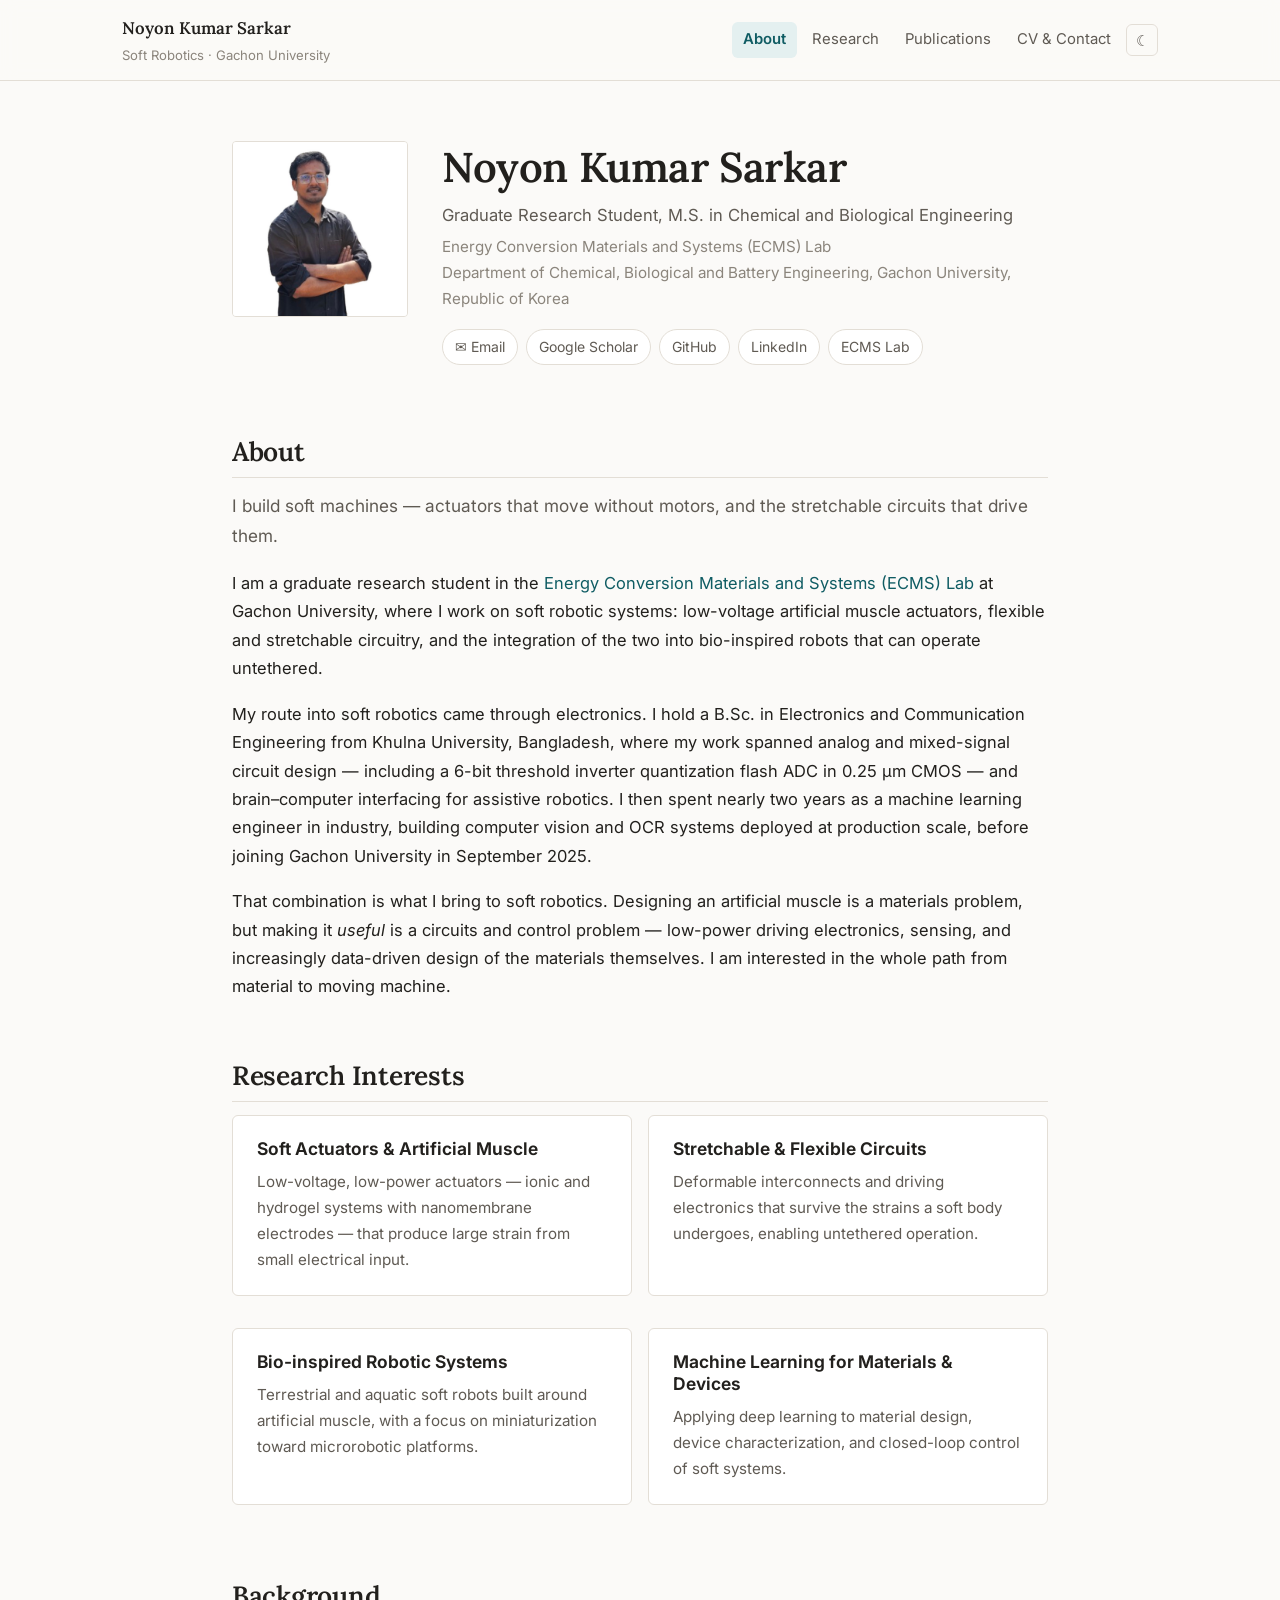
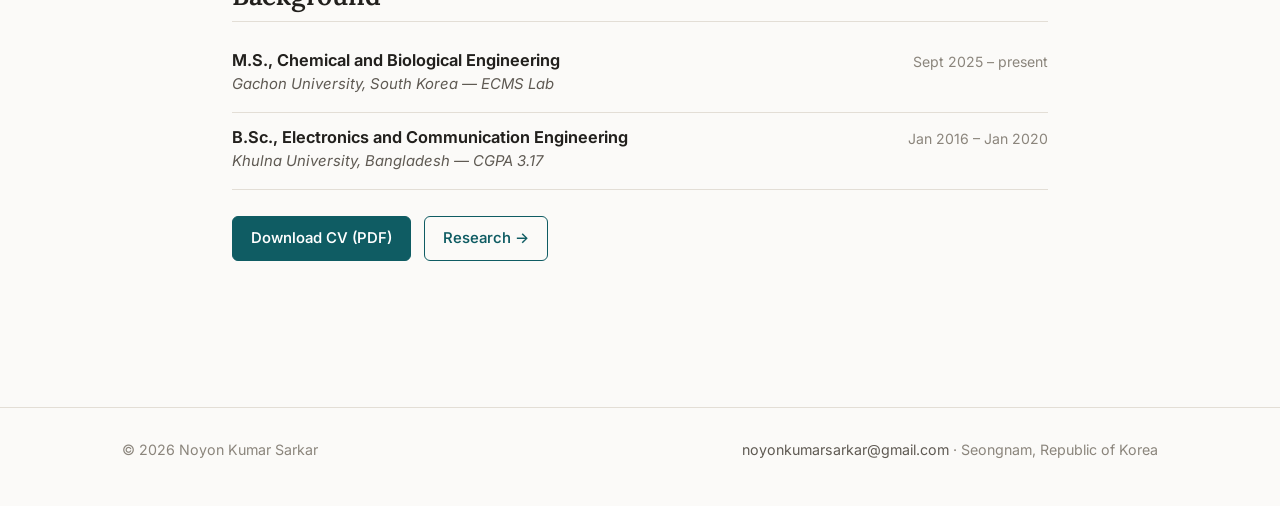
<file: index.html>
<!DOCTYPE html>
<html lang="en">
<head>
<meta charset="utf-8">
<meta name="viewport" content="width=device-width, initial-scale=1">
<title>Noyon Kumar Sarkar</title>
<meta name="description" content="Noyon Kumar Sarkar — graduate research student in soft robotics at the Energy Conversion Materials and Systems (ECMS) Lab, Gachon University. Soft actuators, artificial muscle, and stretchable circuits.">
<meta name="author" content="Noyon Kumar Sarkar">

<!-- Social preview -->
<meta property="og:title" content="Noyon Kumar Sarkar">
<meta property="og:description" content="Graduate research student in soft robotics — soft actuators, artificial muscle, and stretchable circuits. ECMS Lab, Gachon University.">
<meta property="og:type" content="website">

<link rel="preconnect" href="https://fonts.googleapis.com">
<link rel="preconnect" href="https://fonts.gstatic.com" crossorigin>
<link href="https://fonts.googleapis.com/css2?family=Lora:wght@500;600&family=Inter:wght@400;500;600;650&display=swap" rel="stylesheet">
<link rel="stylesheet" href="assets/css/style.css">
<script src="assets/js/main.js"></script>
</head>
<body>

<header class="site-header">
  <nav class="nav">
    <a class="brand" href="index.html">Noyon Kumar Sarkar<span>Soft Robotics · Gachon University</span></a>
    <div class="nav-links">
      <a href="index.html" class="active">About</a>
      <a href="research.html">Research</a>
      <a href="publications.html">Publications</a>
      <a href="cv.html">CV &amp; Contact</a>
      <button class="theme-toggle" type="button" aria-label="Toggle theme">☾</button>
    </div>
  </nav>
</header>

<main>
<div class="wrap">

  <section class="hero">
    <img class="hero-photo" src="assets/img/noyon.jpg" alt="Noyon Kumar Sarkar">

    <div>
      <h1>Noyon Kumar Sarkar</h1>
      <p class="role">Graduate Research Student, M.S. in Chemical and Biological Engineering</p>
      <p class="affil">Energy Conversion Materials and Systems (ECMS) Lab<br>
         Department of Chemical, Biological and Battery Engineering, Gachon University, Republic of Korea</p>

      <div class="links-row">
        <a class="chip" href="mailto:noyonkumarsarkar@gmail.com">✉ Email</a>
        <!-- REPLACE the two URLs below with your real profile links -->
        <a class="chip" href="https://scholar.google.com/" target="_blank" rel="noopener">Google Scholar</a>
        <a class="chip" href="https://github.com/YOUR-GITHUB-USERNAME" target="_blank" rel="noopener">GitHub</a>
        <a class="chip" href="https://www.linkedin.com/in/YOUR-LINKEDIN" target="_blank" rel="noopener">LinkedIn</a>
        <a class="chip" href="https://sites.google.com/view/ecmslab/" target="_blank" rel="noopener">ECMS Lab</a>
      </div>
    </div>
  </section>

  <section>
    <h2 class="ruled">About</h2>
    <p class="lede">
      I build soft machines — actuators that move without motors, and the stretchable circuits that drive them.
    </p>
    <p>
      I am a graduate research student in the <a href="https://sites.google.com/view/ecmslab/" target="_blank" rel="noopener">Energy Conversion Materials and Systems (ECMS) Lab</a>
      at Gachon University, where I work on soft robotic systems: low-voltage artificial muscle
      actuators, flexible and stretchable circuitry, and the integration of the two into bio-inspired
      robots that can operate untethered.
    </p>
    <p>
      My route into soft robotics came through electronics. I hold a B.Sc. in Electronics and
      Communication Engineering from Khulna University, Bangladesh, where my work spanned analog
      and mixed-signal circuit design — including a 6-bit threshold inverter quantization flash ADC in
      0.25&nbsp;µm CMOS — and brain–computer interfacing for assistive robotics. I then spent nearly two
      years as a machine learning engineer in industry, building computer vision and OCR systems deployed
      at production scale, before joining Gachon University in September 2025.
    </p>
    <p>
      That combination is what I bring to soft robotics. Designing an artificial muscle is a materials
      problem, but making it <em>useful</em> is a circuits and control problem — low-power driving
      electronics, sensing, and increasingly data-driven design of the materials themselves. I am
      interested in the whole path from material to moving machine.
    </p>
  </section>

  <section>
    <h2 class="ruled">Research Interests</h2>
    <div class="grid-2">
      <div class="card">
        <h3>Soft Actuators &amp; Artificial Muscle</h3>
        <p class="muted" style="margin:0;font-size:.95rem">Low-voltage, low-power actuators — ionic and hydrogel systems with nanomembrane electrodes — that produce large strain from small electrical input.</p>
      </div>
      <div class="card">
        <h3>Stretchable &amp; Flexible Circuits</h3>
        <p class="muted" style="margin:0;font-size:.95rem">Deformable interconnects and driving electronics that survive the strains a soft body undergoes, enabling untethered operation.</p>
      </div>
      <div class="card">
        <h3>Bio-inspired Robotic Systems</h3>
        <p class="muted" style="margin:0;font-size:.95rem">Terrestrial and aquatic soft robots built around artificial muscle, with a focus on miniaturization toward microrobotic platforms.</p>
      </div>
      <div class="card">
        <h3>Machine Learning for Materials &amp; Devices</h3>
        <p class="muted" style="margin:0;font-size:.95rem">Applying deep learning to material design, device characterization, and closed-loop control of soft systems.</p>
      </div>
    </div>
  </section>

  <section>
    <h2 class="ruled">Background</h2>
    <div class="entry">
      <div class="entry-main">
        <h3>M.S., Chemical and Biological Engineering</h3>
        <p class="sub">Gachon University, South Korea — ECMS Lab</p>
      </div>
      <div class="entry-meta">Sept 2025 – present</div>
    </div>
    <div class="entry">
      <div class="entry-main">
        <h3>B.Sc., Electronics and Communication Engineering</h3>
        <p class="sub">Khulna University, Bangladesh — CGPA 3.17</p>
      </div>
      <div class="entry-meta">Jan 2016 – Jan 2020</div>
    </div>
    <p style="margin-top:26px">
      <a class="btn" href="files/Noyon_Kumar_Sarkar_CV.pdf" target="_blank" rel="noopener">Download CV (PDF)</a>
      <a class="btn btn-ghost" href="research.html" style="margin-left:8px">Research →</a>
    </p>
  </section>

</div>
</main>

<footer class="site-footer">
  <div class="wrap-wide">
    <div>© <span id="year">2026</span> Noyon Kumar Sarkar</div>
    <div><a href="mailto:noyonkumarsarkar@gmail.com">noyonkumarsarkar@gmail.com</a> · Seongnam, Republic of Korea</div>
  </div>
</footer>
<script>document.getElementById('year').textContent = new Date().getFullYear();</script>

</body>
</html>
</file>
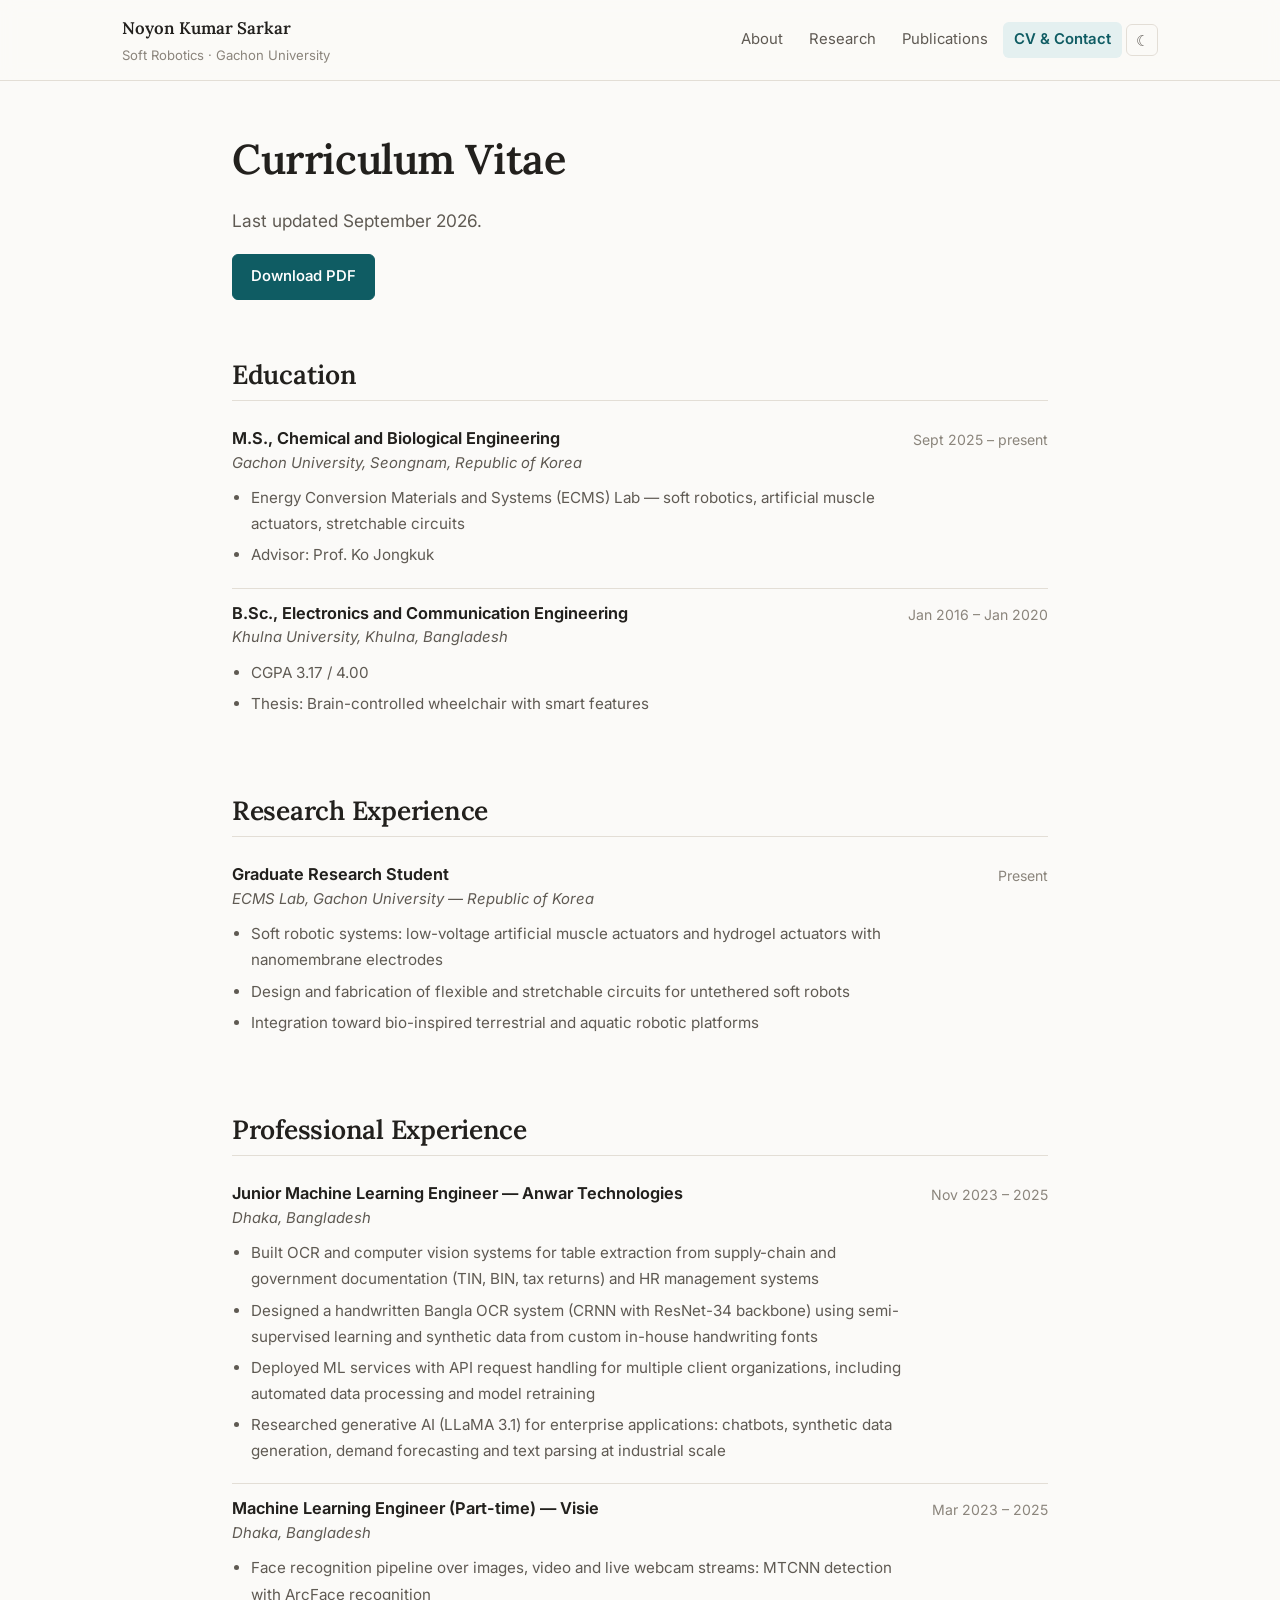
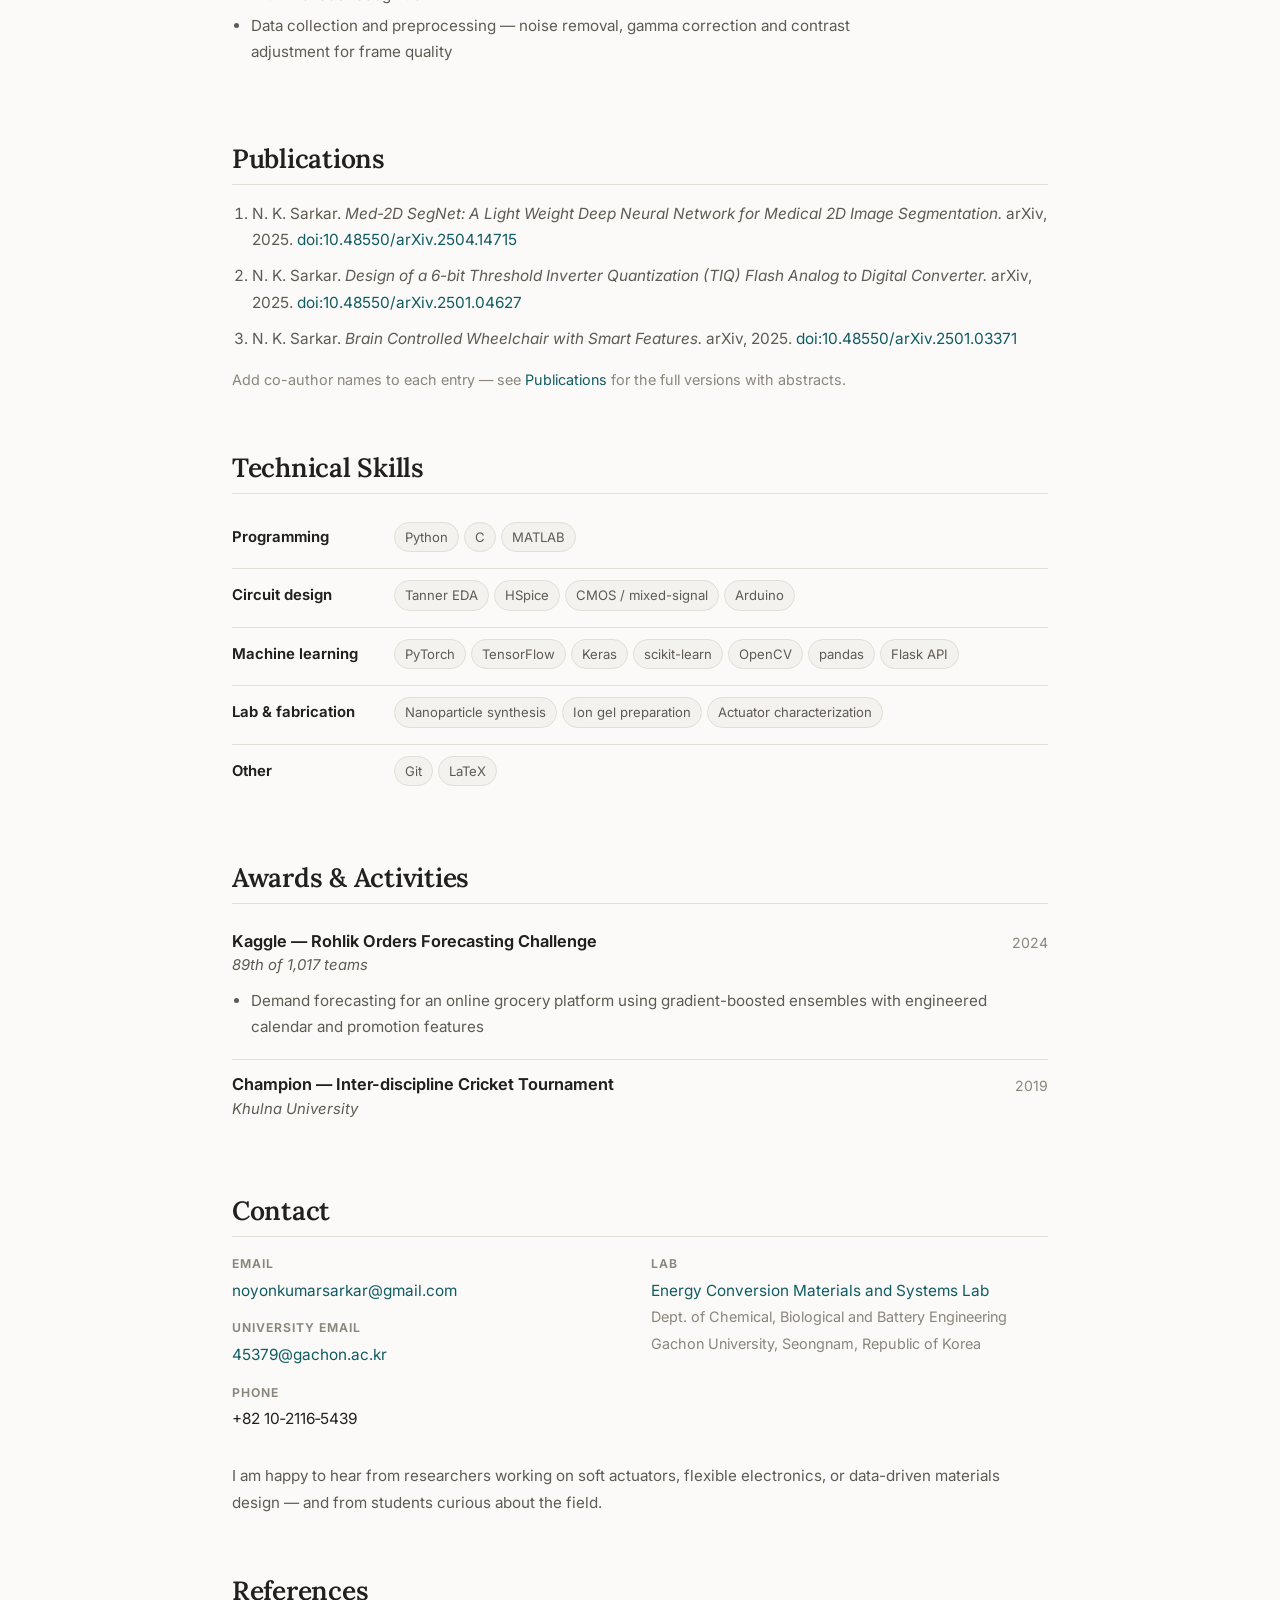
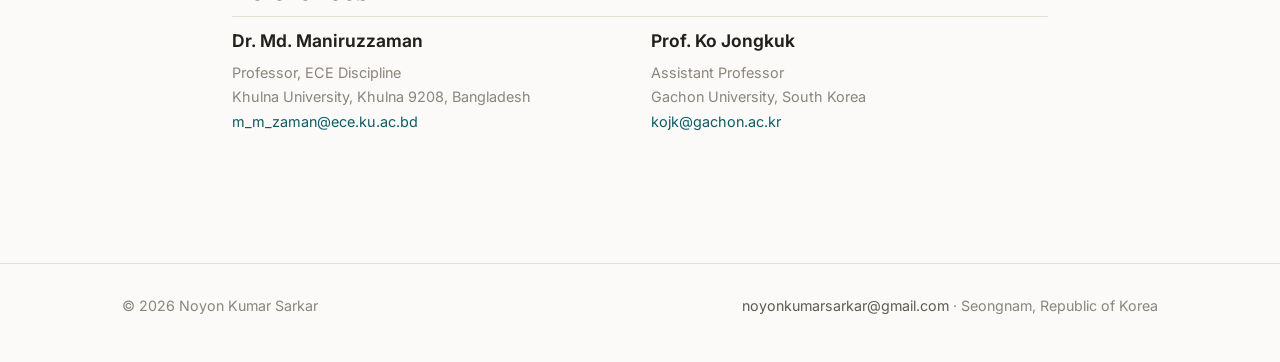
<file: cv.html>
<!DOCTYPE html>
<html lang="en">
<head>
<meta charset="utf-8">
<meta name="viewport" content="width=device-width, initial-scale=1">
<title>CV &amp; Contact — Noyon Kumar Sarkar</title>
<meta name="description" content="Curriculum vitae and contact details for Noyon Kumar Sarkar, graduate research student at the ECMS Lab, Gachon University.">
<link rel="preconnect" href="https://fonts.googleapis.com">
<link rel="preconnect" href="https://fonts.gstatic.com" crossorigin>
<link href="https://fonts.googleapis.com/css2?family=Lora:wght@500;600&family=Inter:wght@400;500;600;650&display=swap" rel="stylesheet">
<link rel="stylesheet" href="assets/css/style.css">
<script src="assets/js/main.js"></script>
</head>
<body>

<header class="site-header">
  <nav class="nav">
    <a class="brand" href="index.html">Noyon Kumar Sarkar<span>Soft Robotics · Gachon University</span></a>
    <div class="nav-links">
      <a href="index.html">About</a>
      <a href="research.html">Research</a>
      <a href="publications.html">Publications</a>
      <a href="cv.html" class="active">CV &amp; Contact</a>
      <button class="theme-toggle" type="button" aria-label="Toggle theme">☾</button>
    </div>
  </nav>
</header>

<main>
<div class="wrap">

  <section style="padding-top:44px">
    <h1>Curriculum Vitae</h1>
    <p class="lede">Last updated September 2026.</p>
    <p><a class="btn" href="files/Noyon_Kumar_Sarkar_CV.pdf" target="_blank" rel="noopener">Download PDF</a></p>
  </section>

  <section>
    <h2 class="ruled">Education</h2>

    <div class="entry">
      <div class="entry-main">
        <h3>M.S., Chemical and Biological Engineering</h3>
        <p class="sub">Gachon University, Seongnam, Republic of Korea</p>
        <ul>
          <li>Energy Conversion Materials and Systems (ECMS) Lab — soft robotics, artificial muscle actuators, stretchable circuits</li>
          <li>Advisor: Prof. Ko Jongkuk
            <!-- CONFIRM: verify this is your formal advisor / lab PI title before this goes live --></li>
        </ul>
      </div>
      <div class="entry-meta">Sept 2025 – present</div>
    </div>

    <div class="entry">
      <div class="entry-main">
        <h3>B.Sc., Electronics and Communication Engineering</h3>
        <p class="sub">Khulna University, Khulna, Bangladesh</p>
        <ul>
          <li>CGPA 3.17 / 4.00</li>
          <li>Thesis: Brain-controlled wheelchair with smart features</li>
        </ul>
      </div>
      <div class="entry-meta">Jan 2016 – Jan 2020</div>
    </div>
  </section>

  <section>
    <h2 class="ruled">Research Experience</h2>

    <div class="entry">
      <div class="entry-main">
        <h3>Graduate Research Student</h3>
        <p class="sub">ECMS Lab, Gachon University — Republic of Korea</p>
        <ul>
          <li>Soft robotic systems: low-voltage artificial muscle actuators and hydrogel actuators with nanomembrane electrodes</li>
          <li>Design and fabrication of flexible and stretchable circuits for untethered soft robots</li>
          <li>Integration toward bio-inspired terrestrial and aquatic robotic platforms</li>
          <!-- REPLACE with your specific projects and results -->
        </ul>
      </div>
      <div class="entry-meta">Present</div>
    </div>
  </section>

  <section>
    <h2 class="ruled">Professional Experience</h2>

    <div class="entry">
      <div class="entry-main">
        <h3>Junior Machine Learning Engineer — Anwar Technologies</h3>
        <p class="sub">Dhaka, Bangladesh</p>
        <ul>
          <li>Built OCR and computer vision systems for table extraction from supply-chain and government documentation (TIN, BIN, tax returns) and HR management systems</li>
          <li>Designed a handwritten Bangla OCR system (CRNN with ResNet-34 backbone) using semi-supervised learning and synthetic data from custom in-house handwriting fonts</li>
          <li>Deployed ML services with API request handling for multiple client organizations, including automated data processing and model retraining</li>
          <li>Researched generative AI (LLaMA 3.1) for enterprise applications: chatbots, synthetic data generation, demand forecasting and text parsing at industrial scale</li>
        </ul>
      </div>
      <div class="entry-meta">Nov 2023 – 2025</div>
    </div>

    <div class="entry">
      <div class="entry-main">
        <h3>Machine Learning Engineer (Part-time) — Visie</h3>
        <p class="sub">Dhaka, Bangladesh</p>
        <ul>
          <li>Face recognition pipeline over images, video and live webcam streams: MTCNN detection with ArcFace recognition</li>
          <li>Data collection and preprocessing — noise removal, gamma correction and contrast adjustment for frame quality</li>
        </ul>
      </div>
      <div class="entry-meta">Mar 2023 – 2025</div>
    </div>
  </section>

  <section>
    <h2 class="ruled">Publications</h2>
    <ol style="padding-left:20px;color:var(--text-muted);font-size:.96rem">
      <li style="margin-bottom:10px">N. K. Sarkar. <em>Med-2D SegNet: A Light Weight Deep Neural Network for Medical 2D Image Segmentation.</em> arXiv, 2025. <a href="https://doi.org/10.48550/arXiv.2504.14715" target="_blank" rel="noopener">doi:10.48550/arXiv.2504.14715</a></li>
      <li style="margin-bottom:10px">N. K. Sarkar. <em>Design of a 6-bit Threshold Inverter Quantization (TIQ) Flash Analog to Digital Converter.</em> arXiv, 2025. <a href="https://doi.org/10.48550/arXiv.2501.04627" target="_blank" rel="noopener">doi:10.48550/arXiv.2501.04627</a></li>
      <li style="margin-bottom:10px">N. K. Sarkar. <em>Brain Controlled Wheelchair with Smart Features.</em> arXiv, 2025. <a href="https://doi.org/10.48550/arXiv.2501.03371" target="_blank" rel="noopener">doi:10.48550/arXiv.2501.03371</a></li>
    </ol>
    <p class="faint">Add co-author names to each entry — see <a href="publications.html">Publications</a> for the full versions with abstracts.</p>
  </section>

  <section>
    <h2 class="ruled">Technical Skills</h2>
    <dl>
      <div class="skill-row">
        <dt>Programming</dt>
        <dd><span class="pill">Python</span><span class="pill">C</span><span class="pill">MATLAB</span></dd>
      </div>
      <div class="skill-row">
        <dt>Circuit design</dt>
        <dd><span class="pill">Tanner EDA</span><span class="pill">HSpice</span><span class="pill">CMOS / mixed-signal</span><span class="pill">Arduino</span></dd>
      </div>
      <div class="skill-row">
        <dt>Machine learning</dt>
        <dd><span class="pill">PyTorch</span><span class="pill">TensorFlow</span><span class="pill">Keras</span><span class="pill">scikit-learn</span><span class="pill">OpenCV</span><span class="pill">pandas</span><span class="pill">Flask API</span></dd>
      </div>
      <div class="skill-row">
        <dt>Lab &amp; fabrication</dt>
        <dd><span class="pill">Nanoparticle synthesis</span><span class="pill">Ion gel preparation</span><span class="pill">Actuator characterization</span>
          <!-- REPLACE with the techniques and instruments you actually use --></dd>
      </div>
      <div class="skill-row">
        <dt>Other</dt>
        <dd><span class="pill">Git</span><span class="pill">LaTeX</span></dd>
      </div>
    </dl>
  </section>

  <section>
    <h2 class="ruled">Awards &amp; Activities</h2>
    <div class="entry">
      <div class="entry-main">
        <h3>Kaggle — Rohlik Orders Forecasting Challenge</h3>
        <p class="sub">89th of 1,017 teams</p>
        <ul>
          <li>Demand forecasting for an online grocery platform using gradient-boosted ensembles with engineered calendar and promotion features</li>
        </ul>
      </div>
      <div class="entry-meta">2024</div>
    </div>
    <div class="entry">
      <div class="entry-main">
        <h3>Champion — Inter-discipline Cricket Tournament</h3>
        <p class="sub">Khulna University</p>
      </div>
      <div class="entry-meta">2019</div>
    </div>
  </section>

  <section>
    <h2 class="ruled">Contact</h2>
    <dl class="contact-grid">
      <div>
        <dt>Email</dt>
        <dd><a href="mailto:noyonkumarsarkar@gmail.com">noyonkumarsarkar@gmail.com</a></dd>
        <dt>University email</dt>
        <dd><a href="mailto:45379@gachon.ac.kr">45379@gachon.ac.kr</a></dd>
        <dt>Phone</dt>
        <dd>+82 10‑2116‑5439</dd>
      </div>
      <div>
        <dt>Lab</dt>
        <dd><a href="https://sites.google.com/view/ecmslab/" target="_blank" rel="noopener">Energy Conversion Materials and Systems Lab</a><br>
            <span class="faint">Dept. of Chemical, Biological and Battery Engineering<br>Gachon University, Seongnam, Republic of Korea</span></dd>
      </div>
    </dl>
    <p class="muted" style="font-size:.95rem">
      I am happy to hear from researchers working on soft actuators, flexible electronics, or
      data-driven materials design — and from students curious about the field.
    </p>
  </section>

  <section>
    <h2 class="ruled">References</h2>
    <div class="contact-grid">
      <div>
        <h3 style="margin-top:0">Dr. Md. Maniruzzaman</h3>
        <p class="faint" style="margin:0">Professor, ECE Discipline<br>Khulna University, Khulna 9208, Bangladesh<br>
          <a href="mailto:m_m_zaman@ece.ku.ac.bd">m_m_zaman@ece.ku.ac.bd</a></p>
      </div>
      <div>
        <h3 style="margin-top:0">Prof. Ko Jongkuk</h3>
        <p class="faint" style="margin:0">Assistant Professor<br>Gachon University, South Korea<br>
          <a href="mailto:kojk@gachon.ac.kr">kojk@gachon.ac.kr</a></p>
      </div>
    </div>
  </section>

</div>
</main>

<footer class="site-footer">
  <div class="wrap-wide">
    <div>© <span id="year">2026</span> Noyon Kumar Sarkar</div>
    <div><a href="mailto:noyonkumarsarkar@gmail.com">noyonkumarsarkar@gmail.com</a> · Seongnam, Republic of Korea</div>
  </div>
</footer>
<script>document.getElementById('year').textContent = new Date().getFullYear();</script>

</body>
</html>
</file>
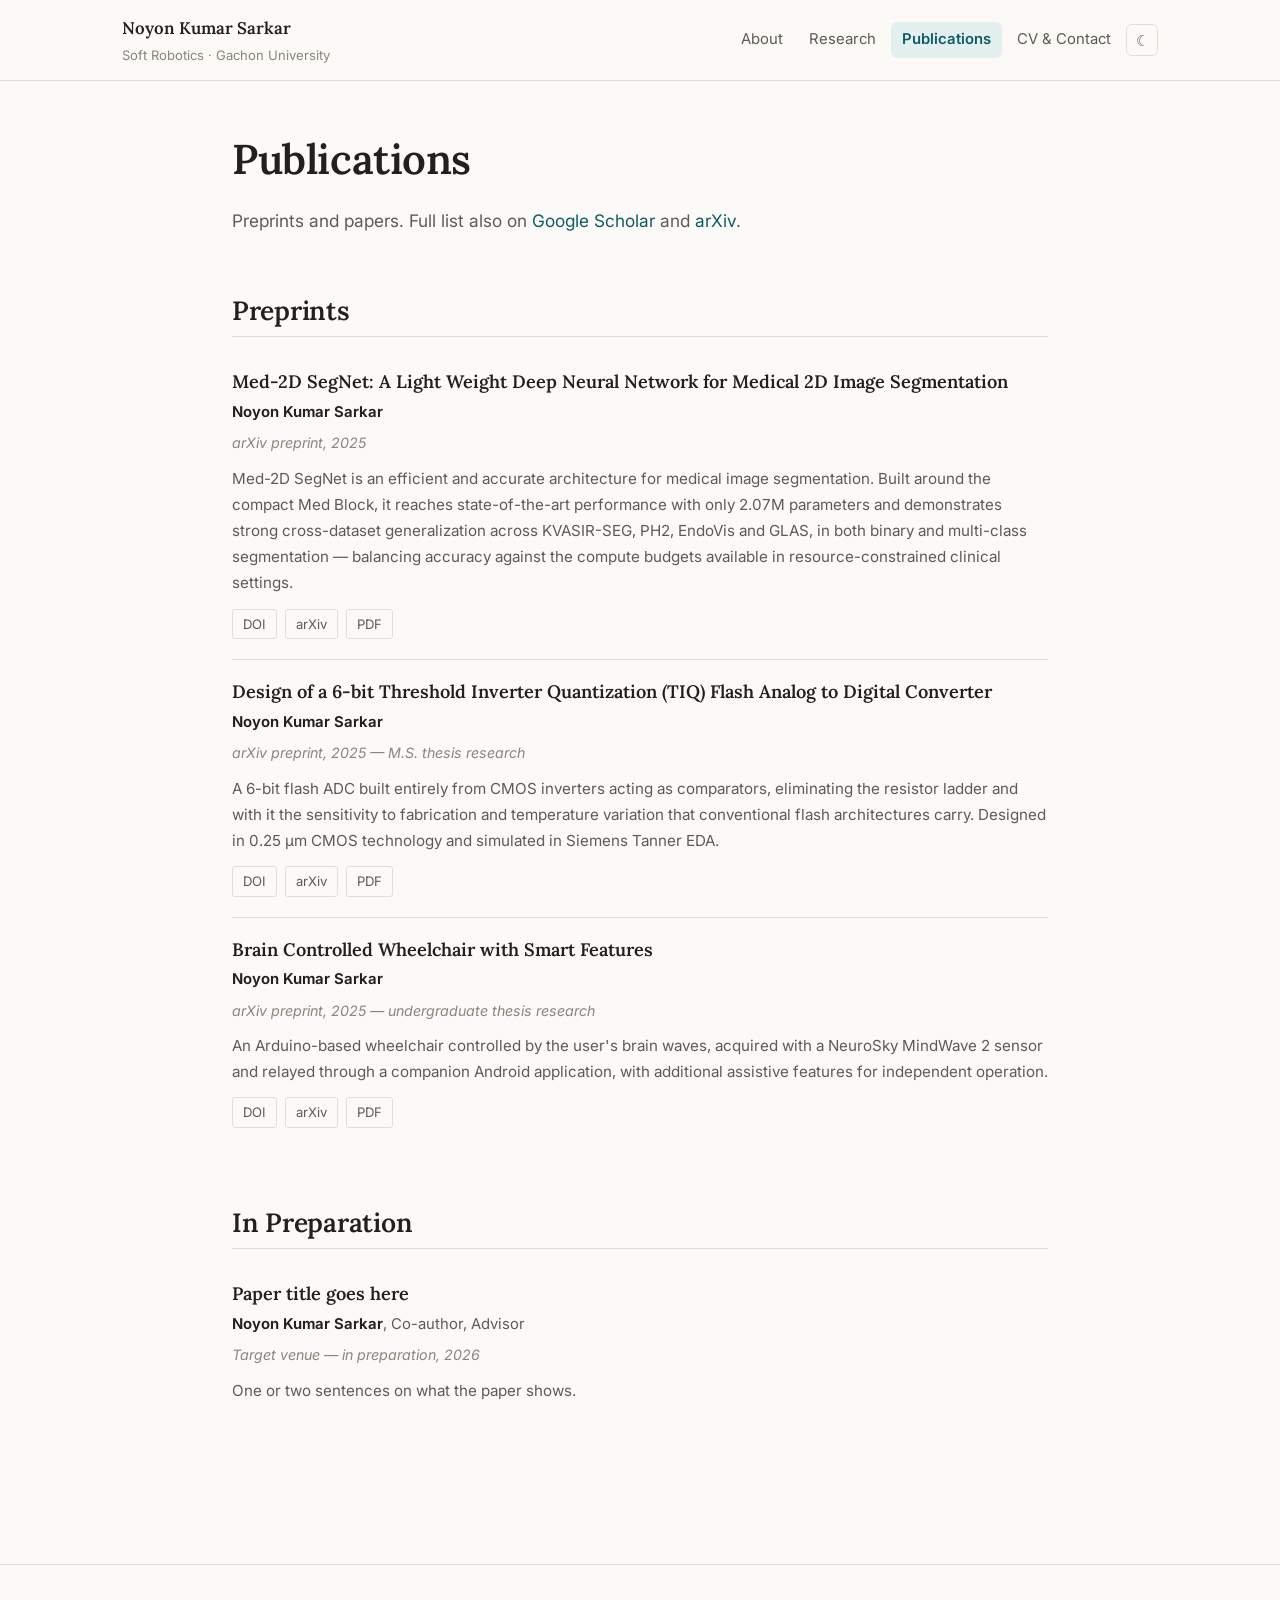
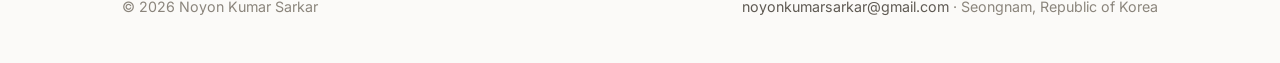
<file: publications.html>
<!DOCTYPE html>
<html lang="en">
<head>
<meta charset="utf-8">
<meta name="viewport" content="width=device-width, initial-scale=1">
<title>Publications — Noyon Kumar Sarkar</title>
<meta name="description" content="Publications and preprints by Noyon Kumar Sarkar — soft robotics, mixed-signal circuit design, and deep learning.">
<link rel="preconnect" href="https://fonts.googleapis.com">
<link rel="preconnect" href="https://fonts.gstatic.com" crossorigin>
<link href="https://fonts.googleapis.com/css2?family=Lora:wght@500;600&family=Inter:wght@400;500;600;650&display=swap" rel="stylesheet">
<link rel="stylesheet" href="assets/css/style.css">
<script src="assets/js/main.js"></script>
</head>
<body>

<header class="site-header">
  <nav class="nav">
    <a class="brand" href="index.html">Noyon Kumar Sarkar<span>Soft Robotics · Gachon University</span></a>
    <div class="nav-links">
      <a href="index.html">About</a>
      <a href="research.html">Research</a>
      <a href="publications.html" class="active">Publications</a>
      <a href="cv.html">CV &amp; Contact</a>
      <button class="theme-toggle" type="button" aria-label="Toggle theme">☾</button>
    </div>
  </nav>
</header>

<main>
<div class="wrap">

  <section style="padding-top:44px">
    <h1>Publications</h1>
    <p class="lede">
      Preprints and papers. Full list also on
      <!-- REPLACE with your real Google Scholar and arXiv author links -->
      <a href="https://scholar.google.com/" target="_blank" rel="noopener">Google Scholar</a> and
      <a href="https://arxiv.org/" target="_blank" rel="noopener">arXiv</a>.
    </p>
  </section>

  <section>
    <h2 class="ruled">Preprints</h2>

    <!-- NOTE: co-author names are not in your CV — add them to each .pub-authors line below,
         in publication order, and bold your own name with <span class="me">. -->

    <article class="pub">
      <h3 class="pub-title">Med-2D SegNet: A Light Weight Deep Neural Network for Medical 2D Image Segmentation</h3>
      <p class="pub-authors"><span class="me">Noyon Kumar Sarkar</span><!-- , add co-authors here --></p>
      <p class="pub-venue">arXiv preprint, 2025</p>
      <p class="pub-abstract">
        Med-2D SegNet is an efficient and accurate architecture for medical image segmentation. Built
        around the compact Med Block, it reaches state-of-the-art performance with only 2.07M parameters
        and demonstrates strong cross-dataset generalization across KVASIR-SEG, PH2, EndoVis and GLAS,
        in both binary and multi-class segmentation — balancing accuracy against the compute budgets
        available in resource-constrained clinical settings.
      </p>
      <div class="pub-links">
        <a href="https://doi.org/10.48550/arXiv.2504.14715" target="_blank" rel="noopener">DOI</a>
        <a href="https://arxiv.org/abs/2504.14715" target="_blank" rel="noopener">arXiv</a>
        <a href="https://arxiv.org/pdf/2504.14715" target="_blank" rel="noopener">PDF</a>
      </div>
    </article>

    <article class="pub">
      <h3 class="pub-title">Design of a 6-bit Threshold Inverter Quantization (TIQ) Flash Analog to Digital Converter</h3>
      <p class="pub-authors"><span class="me">Noyon Kumar Sarkar</span><!-- , add co-authors here --></p>
      <p class="pub-venue">arXiv preprint, 2025 — M.S. thesis research</p>
      <p class="pub-abstract">
        A 6-bit flash ADC built entirely from CMOS inverters acting as comparators, eliminating the
        resistor ladder and with it the sensitivity to fabrication and temperature variation that
        conventional flash architectures carry. Designed in 0.25&nbsp;µm CMOS technology and simulated
        in Siemens Tanner EDA.
      </p>
      <div class="pub-links">
        <a href="https://doi.org/10.48550/arXiv.2501.04627" target="_blank" rel="noopener">DOI</a>
        <a href="https://arxiv.org/abs/2501.04627" target="_blank" rel="noopener">arXiv</a>
        <a href="https://arxiv.org/pdf/2501.04627" target="_blank" rel="noopener">PDF</a>
      </div>
    </article>

    <article class="pub">
      <h3 class="pub-title">Brain Controlled Wheelchair with Smart Features</h3>
      <p class="pub-authors"><span class="me">Noyon Kumar Sarkar</span><!-- , add co-authors here --></p>
      <p class="pub-venue">arXiv preprint, 2025 — undergraduate thesis research</p>
      <p class="pub-abstract">
        An Arduino-based wheelchair controlled by the user's brain waves, acquired with a NeuroSky
        MindWave 2 sensor and relayed through a companion Android application, with additional assistive
        features for independent operation.
      </p>
      <div class="pub-links">
        <a href="https://doi.org/10.48550/arXiv.2501.03371" target="_blank" rel="noopener">DOI</a>
        <a href="https://arxiv.org/abs/2501.03371" target="_blank" rel="noopener">arXiv</a>
        <a href="https://arxiv.org/pdf/2501.03371" target="_blank" rel="noopener">PDF</a>
      </div>
    </article>

  </section>

  <!-- ============================================================
       TEMPLATE — copy this whole <section> or a single <article>
       when you publish something new. Delete this comment block
       and the section below once you have real entries.
       ============================================================ -->
  <section>
    <h2 class="ruled">In Preparation</h2>
    <article class="pub">
      <h3 class="pub-title">Paper title goes here</h3>
      <p class="pub-authors"><span class="me">Noyon Kumar Sarkar</span>, Co-author, Advisor</p>
      <p class="pub-venue">Target venue — in preparation, 2026</p>
      <p class="pub-abstract">One or two sentences on what the paper shows.</p>
    </article>
  </section>

</div>
</main>

<footer class="site-footer">
  <div class="wrap-wide">
    <div>© <span id="year">2026</span> Noyon Kumar Sarkar</div>
    <div><a href="mailto:noyonkumarsarkar@gmail.com">noyonkumarsarkar@gmail.com</a> · Seongnam, Republic of Korea</div>
  </div>
</footer>
<script>document.getElementById('year').textContent = new Date().getFullYear();</script>

</body>
</html>
</file>
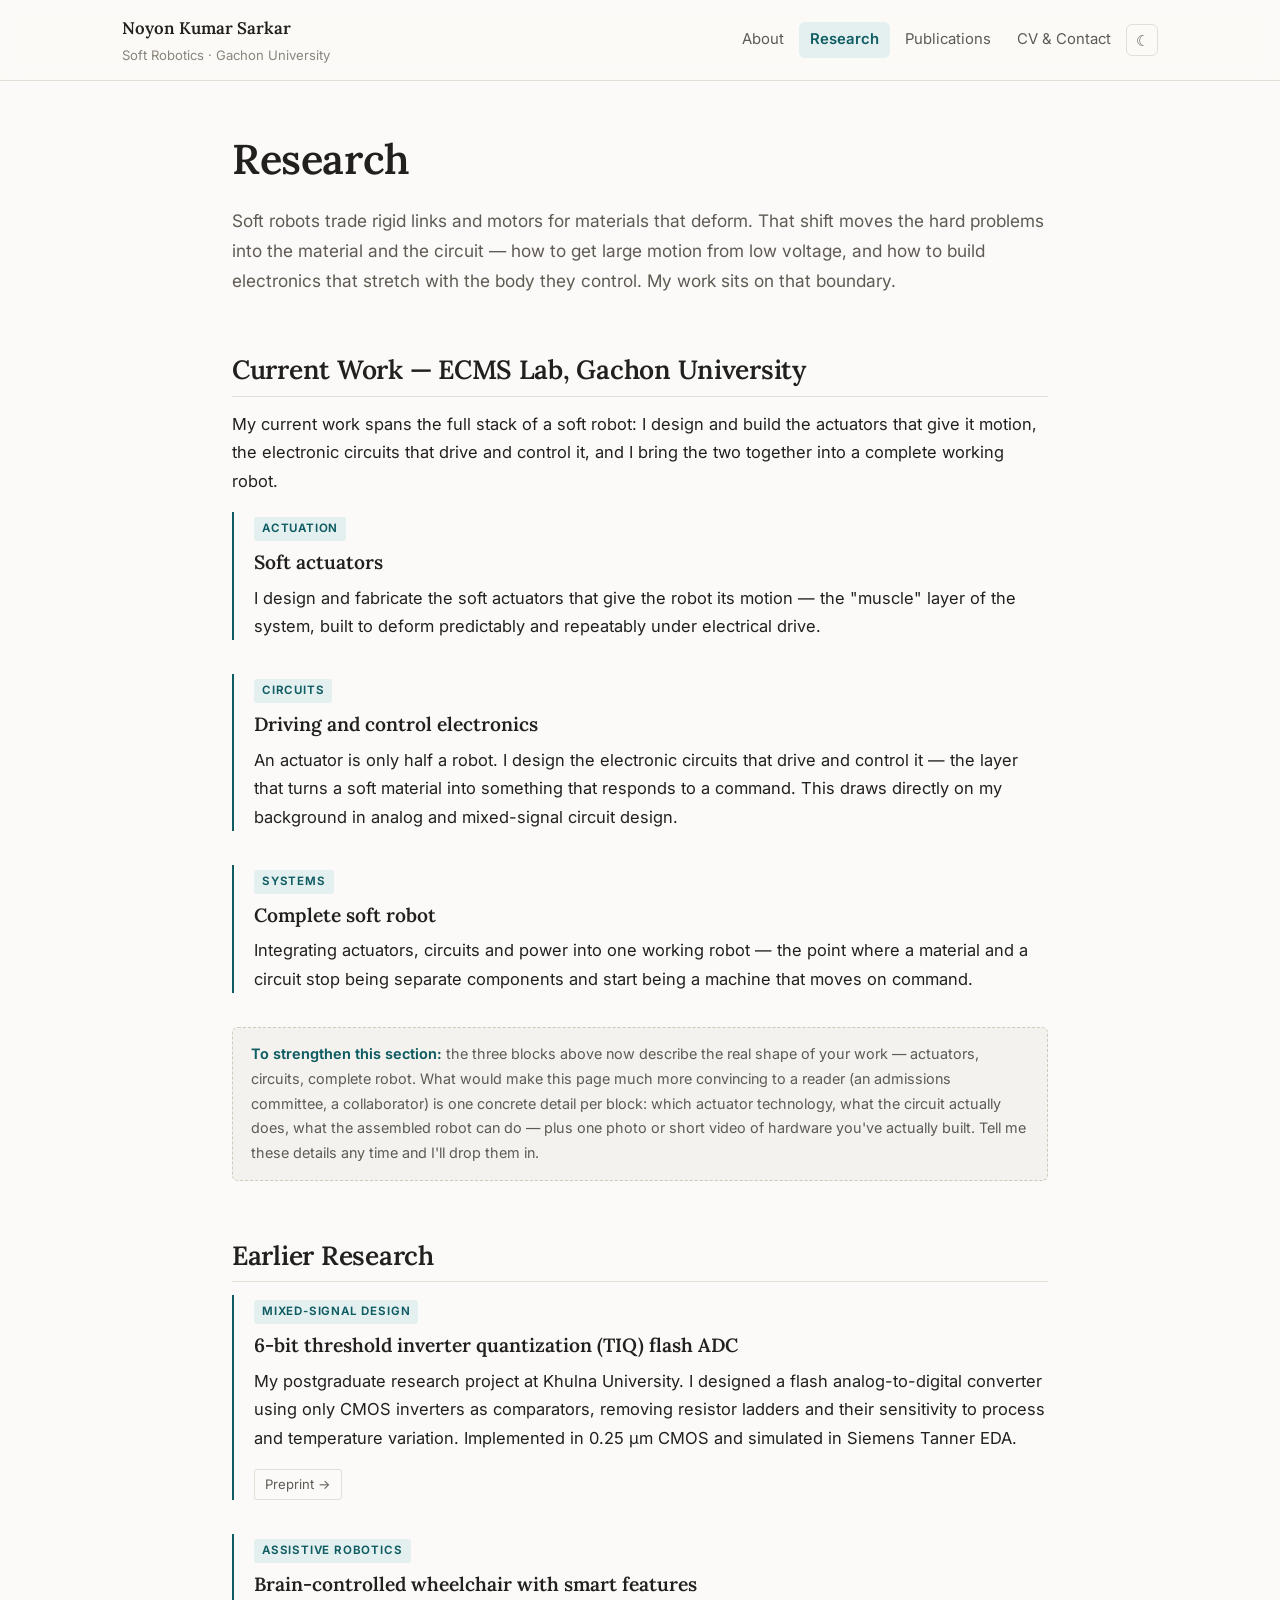
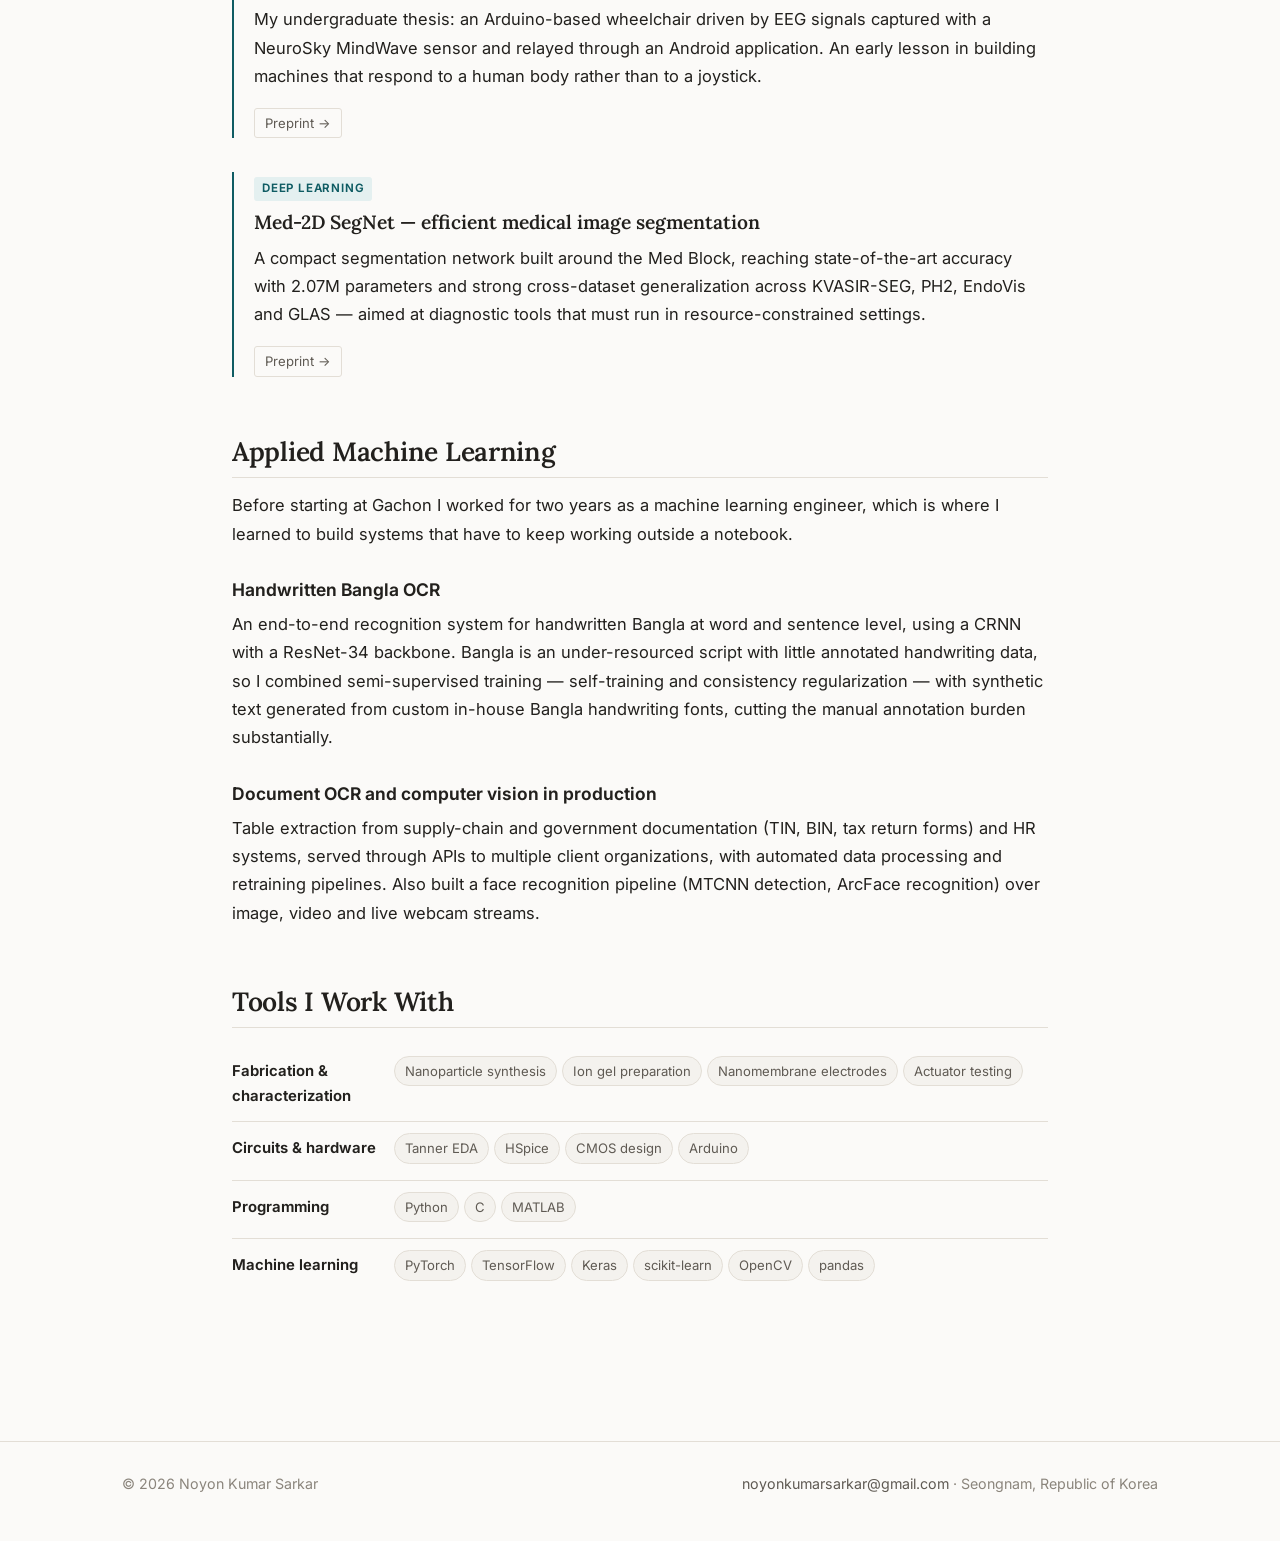
<file: research.html>
<!DOCTYPE html>
<html lang="en">
<head>
<meta charset="utf-8">
<meta name="viewport" content="width=device-width, initial-scale=1">
<title>Research — Noyon Kumar Sarkar</title>
<meta name="description" content="Research on soft actuators, artificial muscle, stretchable circuits and bio-inspired soft robots at the ECMS Lab, Gachon University.">
<link rel="preconnect" href="https://fonts.googleapis.com">
<link rel="preconnect" href="https://fonts.gstatic.com" crossorigin>
<link href="https://fonts.googleapis.com/css2?family=Lora:wght@500;600&family=Inter:wght@400;500;600;650&display=swap" rel="stylesheet">
<link rel="stylesheet" href="assets/css/style.css">
<script src="assets/js/main.js"></script>
</head>
<body>

<header class="site-header">
  <nav class="nav">
    <a class="brand" href="index.html">Noyon Kumar Sarkar<span>Soft Robotics · Gachon University</span></a>
    <div class="nav-links">
      <a href="index.html">About</a>
      <a href="research.html" class="active">Research</a>
      <a href="publications.html">Publications</a>
      <a href="cv.html">CV &amp; Contact</a>
      <button class="theme-toggle" type="button" aria-label="Toggle theme">☾</button>
    </div>
  </nav>
</header>

<main>
<div class="wrap">

  <section style="padding-top:44px">
    <h1>Research</h1>
    <p class="lede">
      Soft robots trade rigid links and motors for materials that deform. That shift moves the hard
      problems into the material and the circuit — how to get large motion from low voltage, and how to
      build electronics that stretch with the body they control. My work sits on that boundary.
    </p>
  </section>

  <section>
    <h2 class="ruled">Current Work — ECMS Lab, Gachon University</h2>
    <p>
      My current work spans the full stack of a soft robot: I design and build the actuators that give
      it motion, the electronic circuits that drive and control it, and I bring the two together into a
      complete working robot.
    </p>

    <div class="theme">
      <span class="tag">Actuation</span>
      <h3>Soft actuators</h3>
      <p>
        I design and fabricate the soft actuators that give the robot its motion — the "muscle" layer of
        the system, built to deform predictably and repeatably under electrical drive.
      </p>
      <!-- REPLACE with specifics once you can share them: actuator type (ionic/hydrogel/dielectric
           elastomer/etc.), materials, drive voltage, strain or force achieved, and a photo or short
           video. Example figure markup:
           <img src="assets/img/actuator.jpg" alt="Actuator prototype" style="border-radius:6px;margin:14px 0">
           <p class="faint">Fig. 1 — Caption describing what the reader is looking at.</p> -->
    </div>

    <div class="theme">
      <span class="tag">Circuits</span>
      <h3>Driving and control electronics</h3>
      <p>
        An actuator is only half a robot. I design the electronic circuits that drive and control it —
        the layer that turns a soft material into something that responds to a command. This draws
        directly on my background in analog and mixed-signal circuit design.
      </p>
      <!-- REPLACE with specifics: what the circuit does (drive waveform generation, sensing,
           wireless control?), what boards/chips you use, and a photo of the circuit or a block diagram. -->
    </div>

    <div class="theme">
      <span class="tag">Systems</span>
      <h3>Complete soft robot</h3>
      <p>
        Integrating actuators, circuits and power into one working robot — the point where a material
        and a circuit stop being separate components and start being a machine that moves on command.
      </p>
      <!-- REPLACE with specifics: what form the robot takes (walking/crawling/swimming/gripper?),
           what it can currently do, and a photo or video of it working. -->
    </div>

    <div class="todo">
      <strong>To strengthen this section:</strong> the three blocks above now describe the real shape of
      your work — actuators, circuits, complete robot. What would make this page much more convincing to
      a reader (an admissions committee, a collaborator) is one concrete detail per block: which actuator
      technology, what the circuit actually does, what the assembled robot can do — plus one photo or
      short video of hardware you've actually built. Tell me these details any time and I'll drop them in.
    </div>
  </section>

  <section>
    <h2 class="ruled">Earlier Research</h2>

    <div class="theme">
      <span class="tag">Mixed-signal design</span>
      <h3>6-bit threshold inverter quantization (TIQ) flash ADC</h3>
      <p>
        My postgraduate research project at Khulna University. I designed a flash analog-to-digital converter using only
        CMOS inverters as comparators, removing resistor ladders and their sensitivity to process and
        temperature variation. Implemented in 0.25&nbsp;µm CMOS and simulated in Siemens Tanner EDA.
      </p>
      <p class="pub-links"><a href="https://doi.org/10.48550/arXiv.2501.04627" target="_blank" rel="noopener">Preprint →</a></p>
    </div>

    <div class="theme">
      <span class="tag">Assistive robotics</span>
      <h3>Brain-controlled wheelchair with smart features</h3>
      <p>
        My undergraduate thesis: an Arduino-based wheelchair driven by EEG signals captured with a
        NeuroSky MindWave sensor and relayed through an Android application. An early lesson in building
        machines that respond to a human body rather than to a joystick.
      </p>
      <p class="pub-links"><a href="https://doi.org/10.48550/arXiv.2501.03371" target="_blank" rel="noopener">Preprint →</a></p>
    </div>

    <div class="theme">
      <span class="tag">Deep learning</span>
      <h3>Med-2D SegNet — efficient medical image segmentation</h3>
      <p>
        A compact segmentation network built around the Med Block, reaching state-of-the-art accuracy
        with 2.07M parameters and strong cross-dataset generalization across KVASIR-SEG, PH2, EndoVis
        and GLAS — aimed at diagnostic tools that must run in resource-constrained settings.
      </p>
      <p class="pub-links"><a href="https://doi.org/10.48550/arXiv.2504.14715" target="_blank" rel="noopener">Preprint →</a></p>
    </div>
  </section>

  <section>
    <h2 class="ruled">Applied Machine Learning</h2>
    <p>
      Before starting at Gachon I worked for two years as a machine learning engineer, which is where I
      learned to build systems that have to keep working outside a notebook.
    </p>
    <h3>Handwritten Bangla OCR</h3>
    <p>
      An end-to-end recognition system for handwritten Bangla at word and sentence level, using a CRNN
      with a ResNet-34 backbone. Bangla is an under-resourced script with little annotated handwriting
      data, so I combined semi-supervised training — self-training and consistency regularization — with
      synthetic text generated from custom in-house Bangla handwriting fonts, cutting the manual
      annotation burden substantially.
    </p>
    <h3>Document OCR and computer vision in production</h3>
    <p>
      Table extraction from supply-chain and government documentation (TIN, BIN, tax return forms) and
      HR systems, served through APIs to multiple client organizations, with automated data processing
      and retraining pipelines. Also built a face recognition pipeline (MTCNN detection, ArcFace
      recognition) over image, video and live webcam streams.
    </p>
  </section>

  <section>
    <h2 class="ruled">Tools I Work With</h2>
    <dl>
      <div class="skill-row">
        <dt>Fabrication &amp; characterization</dt>
        <dd><span class="pill">Nanoparticle synthesis</span><span class="pill">Ion gel preparation</span><span class="pill">Nanomembrane electrodes</span><span class="pill">Actuator testing</span>
          <!-- REPLACE: list the equipment and techniques you actually use in the lab --></dd>
      </div>
      <div class="skill-row">
        <dt>Circuits &amp; hardware</dt>
        <dd><span class="pill">Tanner EDA</span><span class="pill">HSpice</span><span class="pill">CMOS design</span><span class="pill">Arduino</span></dd>
      </div>
      <div class="skill-row">
        <dt>Programming</dt>
        <dd><span class="pill">Python</span><span class="pill">C</span><span class="pill">MATLAB</span></dd>
      </div>
      <div class="skill-row">
        <dt>Machine learning</dt>
        <dd><span class="pill">PyTorch</span><span class="pill">TensorFlow</span><span class="pill">Keras</span><span class="pill">scikit-learn</span><span class="pill">OpenCV</span><span class="pill">pandas</span></dd>
      </div>
    </dl>
  </section>

</div>
</main>

<footer class="site-footer">
  <div class="wrap-wide">
    <div>© <span id="year">2026</span> Noyon Kumar Sarkar</div>
    <div><a href="mailto:noyonkumarsarkar@gmail.com">noyonkumarsarkar@gmail.com</a> · Seongnam, Republic of Korea</div>
  </div>
</footer>
<script>document.getElementById('year').textContent = new Date().getFullYear();</script>

</body>
</html>
</file>
<file: assets/css/style.css>
/* =========================================================
   Noyon Kumar Sarkar — academic personal site
   Clean academic theme. Edit the tokens below to restyle.
   ========================================================= */

:root {
  /* ---- Color tokens (light) ---- */
  --bg:            #fbfaf8;
  --bg-soft:       #f4f2ee;
  --surface:       #ffffff;
  --border:        #e3ded6;
  --border-strong: #cfc8bc;
  --text:          #22201d;
  --text-muted:    #5f5a53;
  --text-faint:    #8b857c;
  --accent:        #0f5c63;   /* deep teal — change this one line to rebrand */
  --accent-soft:   #e4f0f0;
  --accent-hover:  #0b4349;
  --btn-fg:        #ffffff;   /* text on a filled accent button */

  /* ---- Type ---- */
  --serif: "Lora", Georgia, "Times New Roman", serif;
  --sans:  "Inter", -apple-system, BlinkMacSystemFont, "Segoe UI", Roboto, Helvetica, Arial, sans-serif;
  --mono:  ui-monospace, SFMono-Regular, "SF Mono", Menlo, Consolas, monospace;

  /* ---- Layout ---- */
  --wrap: 860px;
  --wrap-wide: 1080px;
  --radius: 6px;
}

@media (prefers-color-scheme: dark) {
  :root:not([data-theme="light"]) {
    --bg:            #16181a;
    --bg-soft:       #1d2023;
    --surface:       #1d2023;
    --border:        #2e3236;
    --border-strong: #41464b;
    --text:          #e8e6e3;
    --text-muted:    #a9a49c;
    --text-faint:    #837d75;
    --accent:        #5fb8c0;
    --accent-soft:   #163234;
    --accent-hover:  #85d0d7;
    --btn-fg:        #10161a;
  }
}

:root[data-theme="dark"] {
  --bg:            #16181a;
  --bg-soft:       #1d2023;
  --surface:       #1d2023;
  --border:        #2e3236;
  --border-strong: #41464b;
  --text:          #e8e6e3;
  --text-muted:    #a9a49c;
  --text-faint:    #837d75;
  --accent:        #5fb8c0;
  --accent-soft:   #163234;
  --accent-hover:  #85d0d7;
  --btn-fg:        #10161a;
}

/* ---------- Reset ---------- */
*, *::before, *::after { box-sizing: border-box; }
html { -webkit-text-size-adjust: 100%; scroll-behavior: smooth; }
body {
  margin: 0;
  background: var(--bg);
  color: var(--text);
  font-family: var(--sans);
  font-size: 16.5px;
  line-height: 1.72;
  -webkit-font-smoothing: antialiased;
}
img { max-width: 100%; height: auto; display: block; }

/* ---------- Typography ---------- */
h1, h2, h3, h4 {
  font-family: var(--serif);
  font-weight: 600;
  line-height: 1.25;
  letter-spacing: -0.01em;
  color: var(--text);
  margin: 0 0 .5em;
}
h1 { font-size: clamp(1.9rem, 1.4rem + 2vw, 2.6rem); }
h2 { font-size: clamp(1.35rem, 1.15rem + 0.8vw, 1.65rem); margin-top: 2.2em; }
h3 { font-size: 1.09rem; font-family: var(--sans); font-weight: 650; letter-spacing: 0; margin-top: 1.8em; }
p  { margin: 0 0 1.05em; }
a  { color: var(--accent); text-decoration: none; border-bottom: 1px solid transparent; transition: color .15s, border-color .15s; }
a:hover { color: var(--accent-hover); border-bottom-color: currentColor; }
strong { font-weight: 650; color: var(--text); }
small  { font-size: .875rem; color: var(--text-muted); }

.lede { font-size: 1.08rem; color: var(--text-muted); }
.muted { color: var(--text-muted); }
.faint { color: var(--text-faint); font-size: .9rem; }

/* Section rule under h2, academic-CV style */
.ruled {
  border-bottom: 1px solid var(--border);
  padding-bottom: .35em;
  font-variant-caps: normal;
}

/* ---------- Layout ---------- */
.wrap { max-width: var(--wrap); margin: 0 auto; padding-inline: 22px; }
.wrap-wide { max-width: var(--wrap-wide); margin: 0 auto; padding-inline: 22px; }
main { padding-block: 8px 72px; }
section + section { margin-top: 8px; }

/* ---------- Header / nav ---------- */
.site-header {
  border-bottom: 1px solid var(--border);
  background: color-mix(in srgb, var(--bg) 88%, transparent);
  backdrop-filter: saturate(160%) blur(8px);
  position: sticky; top: 0; z-index: 50;
}
.nav {
  max-width: var(--wrap-wide);
  margin: 0 auto;
  padding: 14px 22px;
  display: flex; align-items: center; gap: 18px;
  flex-wrap: wrap;
}
.brand {
  font-family: var(--serif);
  font-size: 1.05rem;
  font-weight: 600;
  color: var(--text);
  border: 0;
  margin-right: auto;
  white-space: nowrap;
}
.brand:hover { color: var(--accent); border: 0; }
.brand span { color: var(--text-faint); font-weight: 400; font-family: var(--sans); font-size: .82rem; display: block; margin-top: 1px; }
.nav-links { display: flex; gap: 4px; flex-wrap: wrap; align-items: center; }
.nav-links a {
  font-size: .93rem;
  color: var(--text-muted);
  padding: 5px 11px;
  border-radius: var(--radius);
  border: 0;
}
.nav-links a:hover { color: var(--text); background: var(--bg-soft); border: 0; }
.nav-links a.active { color: var(--accent); background: var(--accent-soft); font-weight: 600; }

.theme-toggle {
  background: none; border: 1px solid var(--border); color: var(--text-muted);
  width: 32px; height: 32px; border-radius: var(--radius); cursor: pointer;
  display: inline-flex; align-items: center; justify-content: center; font-size: .95rem;
  padding: 0; line-height: 1;
}
.theme-toggle:hover { color: var(--text); border-color: var(--border-strong); }

/* ---------- Hero (home) ---------- */
.hero {
  display: grid;
  grid-template-columns: 176px 1fr;
  gap: 34px;
  align-items: start;
  padding-block: 52px 12px;
}
.hero-photo {
  width: 176px; height: 176px;
  border-radius: 4px;
  object-fit: cover;
  border: 1px solid var(--border);
  background: var(--bg-soft);
}
.photo-placeholder {
  width: 176px; height: 176px;
  border: 1px dashed var(--border-strong);
  border-radius: 4px;
  display: flex; align-items: center; justify-content: center;
  text-align: center; padding: 14px;
  color: var(--text-faint); font-size: .78rem; line-height: 1.45;
  background: var(--bg-soft);
}
.hero h1 { margin-bottom: .18em; }
.hero .role { font-size: 1.04rem; color: var(--text-muted); margin-bottom: .25em; }
.hero .affil { font-size: .95rem; color: var(--text-faint); margin-bottom: 1.1em; }

.links-row { display: flex; flex-wrap: wrap; gap: 8px; margin-top: 4px; }
.chip {
  display: inline-flex; align-items: center; gap: 6px;
  font-size: .875rem;
  padding: 5px 12px;
  border: 1px solid var(--border);
  border-radius: 100px;
  color: var(--text-muted);
  background: var(--surface);
}
.chip:hover { color: var(--accent); border-color: var(--accent); background: var(--accent-soft); }

.btn {
  display: inline-flex; align-items: center; gap: 8px;
  background: var(--accent); color: var(--btn-fg);
  padding: 9px 18px; border-radius: var(--radius);
  font-size: .93rem; font-weight: 550; border: 1px solid var(--accent);
}
.btn:hover { background: var(--accent-hover); border-color: var(--accent-hover); color: var(--btn-fg); }
.btn-ghost { background: transparent; color: var(--accent); border-color: var(--accent); }
.btn-ghost:hover { background: var(--accent-soft); color: var(--accent-hover); border-color: var(--accent-hover); }

/* ---------- Cards & lists ---------- */
.card {
  background: var(--surface);
  border: 1px solid var(--border);
  border-radius: var(--radius);
  padding: 22px 24px;
  margin-bottom: 16px;
}
.card h3 { margin-top: 0; }

.grid-2 { display: grid; grid-template-columns: repeat(2, 1fr); gap: 16px; }

/* Research theme block */
.theme { border-left: 2px solid var(--accent); padding-left: 20px; margin-bottom: 34px; }
.theme h3 { margin-top: 0; font-family: var(--serif); font-size: 1.2rem; font-weight: 600; }
.theme .tag {
  display: inline-block; font-size: .72rem; letter-spacing: .07em; text-transform: uppercase;
  color: var(--accent); background: var(--accent-soft); padding: 2px 8px; border-radius: 3px;
  margin-bottom: 9px; font-weight: 650;
}

/* Publication entry */
.pub { padding: 20px 0; border-bottom: 1px solid var(--border); }
.pub:last-child { border-bottom: 0; }
.pub-title { font-family: var(--serif); font-size: 1.13rem; font-weight: 600; margin: 0 0 5px; line-height: 1.35; }
.pub-authors { font-size: .93rem; color: var(--text-muted); margin: 0 0 6px; }
.pub-authors .me { color: var(--text); font-weight: 650; }
.pub-venue { font-size: .89rem; color: var(--text-faint); font-style: italic; margin: 0 0 10px; }
.pub-abstract { font-size: .95rem; color: var(--text-muted); margin: 10px 0 12px; }
.pub-links { display: flex; gap: 8px; flex-wrap: wrap; }
.pub-links a {
  font-size: .82rem; padding: 3px 10px; border: 1px solid var(--border);
  border-radius: 3px; color: var(--text-muted);
}
.pub-links a:hover { color: var(--accent); border-color: var(--accent); background: var(--accent-soft); }

/* CV entry rows */
.entry { display: grid; grid-template-columns: 1fr auto; gap: 6px 20px; padding: 14px 0; border-bottom: 1px solid var(--border); }
.entry:last-child { border-bottom: 0; }
.entry-main h3 { margin: 0 0 2px; font-size: 1.02rem; }
.entry-main .sub { font-size: .93rem; color: var(--text-muted); font-style: italic; margin: 0; }
.entry-meta { text-align: right; font-size: .88rem; color: var(--text-faint); white-space: nowrap; }
.entry ul { margin: 9px 0 0; padding-left: 19px; font-size: .95rem; color: var(--text-muted); }
.entry ul li { margin-bottom: 5px; }
.entry-full { grid-column: 1 / -1; }

/* Skills */
.skill-row { display: grid; grid-template-columns: 150px 1fr; gap: 12px; padding: 11px 0; border-bottom: 1px solid var(--border); align-items: baseline; }
.skill-row:last-child { border-bottom: 0; }
.skill-row dt { font-weight: 650; font-size: .93rem; }
.skill-row dd { margin: 0; }
.pill {
  display: inline-block; font-size: .82rem; padding: 3px 10px; margin: 0 5px 5px 0;
  background: var(--bg-soft); border: 1px solid var(--border); border-radius: 100px; color: var(--text-muted);
}

/* Contact */
.contact-grid { display: grid; grid-template-columns: repeat(2, 1fr); gap: 22px; }
.contact-grid dt { font-size: .76rem; letter-spacing: .08em; text-transform: uppercase; color: var(--text-faint); margin-bottom: 3px; font-weight: 650; }
.contact-grid dd { margin: 0 0 14px; font-size: .96rem; }

/* Callout for content Noyon needs to fill in */
.todo {
  border: 1px dashed var(--border-strong);
  background: var(--bg-soft);
  border-radius: var(--radius);
  padding: 14px 18px;
  font-size: .9rem;
  color: var(--text-muted);
  margin: 16px 0;
}
.todo strong { color: var(--accent); }

/* ---------- Footer ---------- */
.site-footer {
  border-top: 1px solid var(--border);
  margin-top: 56px;
  padding: 30px 0 44px;
  font-size: .89rem;
  color: var(--text-faint);
}
.site-footer .wrap-wide { display: flex; justify-content: space-between; gap: 16px; flex-wrap: wrap; }
.site-footer a { color: var(--text-muted); }

/* ---------- Responsive ---------- */
@media (max-width: 720px) {
  body { font-size: 16px; }
  .hero { grid-template-columns: 1fr; gap: 22px; padding-block: 34px 8px; }
  .hero-photo, .photo-placeholder { width: 132px; height: 132px; }
  .grid-2, .contact-grid { grid-template-columns: 1fr; }
  .entry { grid-template-columns: 1fr; }
  .entry-meta { text-align: left; }
  .skill-row { grid-template-columns: 1fr; gap: 4px; }
  .nav { padding: 12px 18px; gap: 10px; }
  .brand { width: 100%; margin-right: 0; }
  .nav-links a { padding: 5px 9px; font-size: .9rem; }
}

/* ---------- Print ---------- */
@media print {
  .site-header, .site-footer, .theme-toggle, .links-row, .todo { display: none !important; }
  body { background: #fff; color: #000; font-size: 11pt; }
  a { color: #000; }
}
</file>
